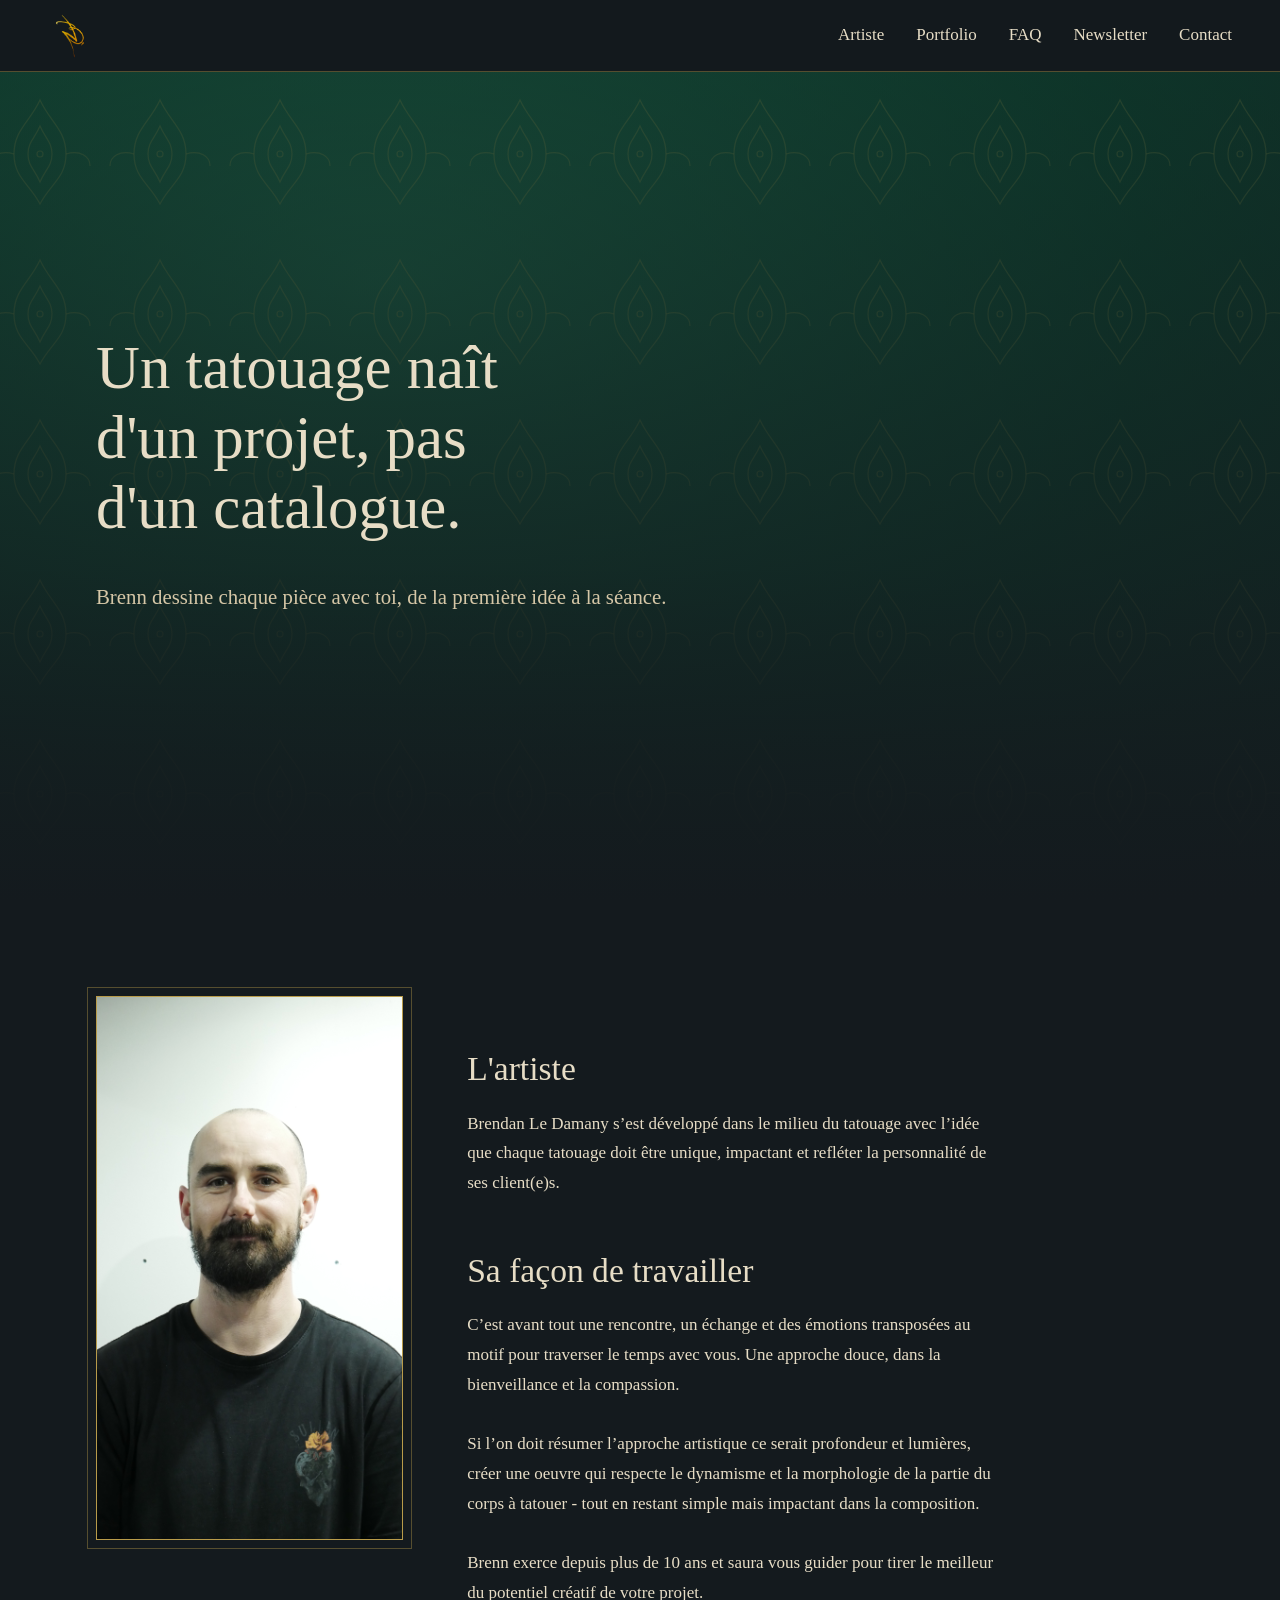
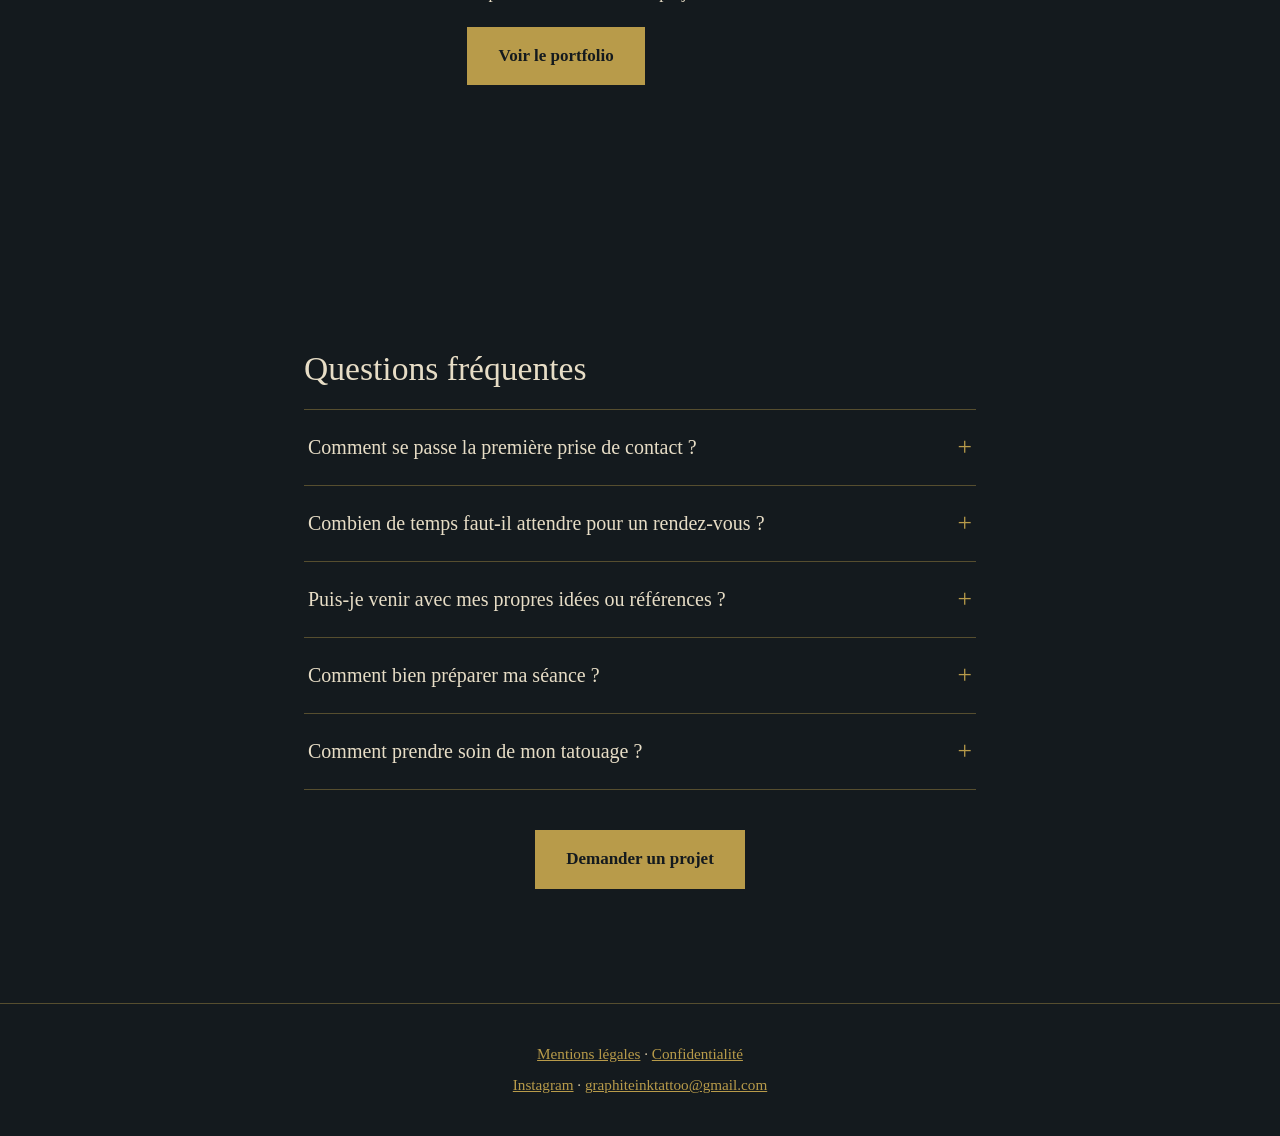
<file: index.html>
<!doctype html>
<html lang="fr">
  <head>
    <link rel="icon" type="image/png" href="media/logo.png" />
    <link rel="apple-touch-icon" href="media/logo.png" />
    <meta charset="UTF-8" />
    <meta name="viewport" content="width=device-width, initial-scale=1" />
    <title>GraphiteInk</title>
    <meta
      name="description"
      content="Brenn, tatoueur à Quimper : un univers Realiste et des pièces uniques. Découvre son portfolio et parle-lui de ton projet."
    />
    <link rel="stylesheet" href="css/global.css" />
    <link rel="stylesheet" href="css/artiste.css" />
    <link rel="stylesheet" href="css/faq.css" />
    <link rel="stylesheet" href="css/index.css" />
  </head>
  <body class="page-index">
    <header class="site-header">
      <a class="logo" href="index.html">
        <img src="media/logo.png" alt="Brenn, retour à l'accueil" />
      </a>
      <input
        type="checkbox"
        id="menu-toggle"
        class="menu-toggle"
        aria-label="Ouvrir le menu"
      />
      <label for="menu-toggle" class="burger"
        ><span></span><span></span><span></span
      ></label>
      <nav class="site-nav" aria-label="Navigation principale">
        <a href="artiste.html">Artiste</a>
        <a href="portfolio.html">Portfolio</a>

        <a href="faq.html">FAQ</a>
        <a href="newsletter.html">Newsletter</a>
        <a href="contact.html">Contact</a>
      </nav>
    </header>
    <main>
      <section class="hero">
        <video
          class="hero-video"
          autoplay
          muted
          loop
          playsinline
          preload="metadata"
          aria-hidden="true"
        >
          <source src="media/pres1.mp4" type="video/mp4" />
        </video>
        <div class="conteneur">
          <h1>Un tatouage naît d'un projet, pas d'un catalogue.</h1>
          <p class="hero-texte">
            Brenn dessine chaque pièce avec toi, de la première idée à la
            séance.
          </p>
        </div>
      </section>
      <section class="section" id="bio">
        <div class="conteneur artiste">
          <div class="portrait">
            <img
              src="media/pp_artiste.jpeg"
              alt="Portrait de Brenn, tatoueur"
            />
          </div>
          <div>
            <h2>L'artiste</h2>
            <p>
              Brendan Le Damany s’est développé dans le milieu du tatouage avec
              l’idée que chaque tatouage doit être unique, impactant et refléter
              la personnalité de ses client(e)s.
            </p>
            <h2>Sa façon de travailler</h2>
            <p>
              C’est avant tout une rencontre, un échange et des émotions
              transposées au motif pour traverser le temps avec vous. Une
              approche douce, dans la bienveillance et la compassion.<br /><br />
              Si l’on doit résumer l’approche artistique ce serait profondeur et
              lumières, créer une oeuvre qui respecte le dynamisme et la
              morphologie de la partie du corps à tatouer - tout en restant
              simple mais impactant dans la composition.<br /><br />
              Brenn exerce depuis plus de 10 ans et saura vous guider pour tirer
              le meilleur du potentiel créatif de votre projet.
            </p>
            <p><a class="bouton" href="portfolio.html">Voir le portfolio</a></p>
          </div>
        </div>
      </section>

      <section class="section faq-accueil">
        <div class="conteneur conteneur-etroit">
          <h2>Questions fréquentes</h2>
          <details>
            <summary>Comment se passe la première prise de contact ?</summary>
            <p>
              Le premier contact se fait généralement par mail via l’adresse
              graphiteinktattoo@gmail.com ou via instagram @brennledamany<br /><br />
              Nous discutons ensemble des détails du projet, des contraintes
              liées à l’emplacement et de la taille que devra prendre le projet
              pour respecter au mieux l’ensemble des critères que vous
              souhaitez.<br /><br />
              Ce qui nous permet ensuite de dresser un budget ensemble sur la
              faisabilité de votre projet. Une fois que nous sommes en accord
              sur tous ces points, une avance financière sur projet (arrhes)
              vous sera demandée pour valider la date de rendez-vous.<br /><br />
              Le visuel vous sera envoyé quelques jours avant la séance, ce qui
              permettra d’apporter des modifications si besoin.<br /><br />
              Si on résume :<br /><br />
              Nous nous mettons d’accord sur la direction que doit prendre votre
              projet <br /><br />On précise le budget<br /><br />
              Nous nous accordons sur une date de réalisation<br /><br />
              Les arrhes sont versés pour bloquer le RDV <br /><br />Le visuel
              est envoyé quelques jours avant le rendez-vous pour les
              éventuelles modifications.
            </p>
          </details>
          <details>
            <summary>
              Combien de temps faut-il attendre pour un rendez-vous ?
            </summary>
            <p>
              Je ne tatoue en général que du jeudi au samedi, des exceptions
              peuvent être faites en fonction du planning de chacun.<br /><br />
              Sur ces critères, le temps d’attente minimum est de deux semaines
              pour une séance de tatouage, ce temps peut varier en fonction de
              la période de l’année.<br /><br />
              Concernant les rendez-vous « discussion physique » à la boutique,
              ils peuvent se faire la semaine même de la demande ou la suivante.
            </p>
          </details>
          <details>
            <summary>
              Puis-je venir avec mes propres idées ou références ?
            </summary>
            <p>
              Bien sûr ! Si le global de l’idée est là et qu’on peut s’en
              inspirer pour créer un motif unique et sur mesure pour vous.<br /><br />
              La copie d’oeuvre originale sans autorisation ou celle d’un
              tatouage réalisé sur une autre personne ne se fera pas au sein de
              notre atelier.<br /><br />
              Attendez vous à quelque chose de recherché, qui respecte vos
              attentes, unique en son genre dans un univers graphique qui m’est
              propre.
            </p>
          </details>
          <details>
            <summary>Comment bien préparer ma séance ?</summary>
            <p>
              Soyez à l’heure au rendez-vous, l’adresse vous sera communiquée
              lors de la planification. <br /><br /><strong
                >Venez non accompagné(e)</strong
              >
              pour la séance <br /><br />Prévoyez la journée entière dédiée au
              tatouage, sans contrainte horaire avant ou après
              <br /><br />Prenez une douche avant la séance pour faciliter
              l’asepsie de la peau <br /><br /><strong>NE PAS</strong> raser la
              zone à tatouer avant la séance <br /><br />Apportez de quoi
              grignoter ou manger pendant les pauses, ainsi qu’une bouteille
              d’eau <br /><br />Prenez un bon petit-déjeuner le jour de la
              séance et reposez-vous bien la veille <br /><br />Portez des
              vêtements qui permettent un accès facile à la zone à tatouer (par
              exemple : débardeur pour le haut du bras, short ample pour les
              jambes)<br /><br />
              Ne buvez pas d’alcool la veille, et prévenez-nous si vous prenez
              des anticoagulants ou de l’aspirine<br /><br />
              Les modes de règlement acceptés vous seront communiqués à la fin
              de discussion de projet
            </p>
          </details>
          <details>
            <summary>Comment prendre soin de mon tatouage ?</summary>
            <p>
              La méthode de soin vous sera transmise à la fin de votre séance de
              tatouage, une fiche de soin qu’il faudra respecter vous sera
              envoyée par mail pour garder une trame a la maison.
            </p>
          </details>
          <p class="faq-action">
            <a class="bouton" href="contact.html">Demander un projet</a>
          </p>
        </div>
      </section>
    </main>
    <footer class="site-footer">
      <p>
        <a href="mentions-legales.html">Mentions légales</a> ·
        <a href="confidentialite.html">Confidentialité</a>
      </p>
      <p>
        <a href="https://www.instagram.com/brennledamany/">Instagram</a> ·
        <a href="mailto:graphiteinktattoo@gmail.com"
          >graphiteinktattoo@gmail.com</a
        >
      </p>
    </footer>
  </body>
</html>
</file>
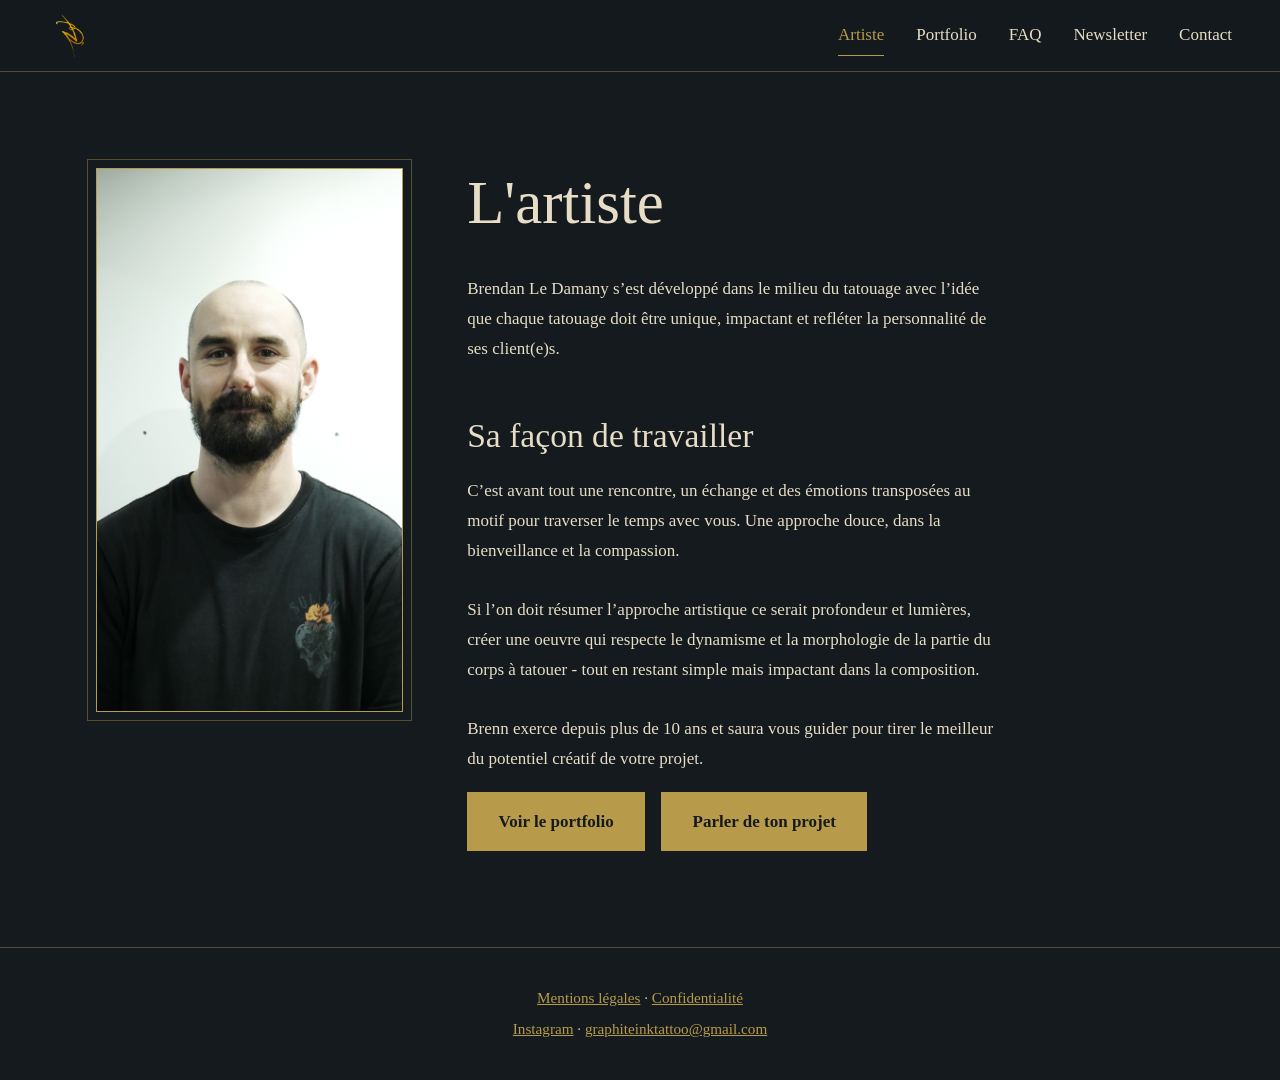
<file: artiste.html>
<!doctype html>
<html lang="fr">
  <head>
    <link rel="icon" type="image/png" href="media/logo.png" />
    <link rel="apple-touch-icon" href="media/logo.png" />
    <meta charset="UTF-8" />
    <meta name="viewport" content="width=device-width, initial-scale=1" />
    <title>L'artiste | GraphiteInk</title>
    <meta
      name="description"
      content="À compléter : métier + ville + une phrase sur le style de Brenn."
    />
    <link rel="stylesheet" href="css/global.css" />
    <link rel="stylesheet" href="css/artiste.css" />
  </head>
  <body class="page-artiste">
    <header class="site-header">
      <a class="logo" href="index.html">
        <img src="media/logo.png" alt="Brenn, retour à l'accueil" />
      </a>
      <input
        type="checkbox"
        id="menu-toggle"
        class="menu-toggle"
        aria-label="Ouvrir le menu"
      />
      <label for="menu-toggle" class="burger"
        ><span></span><span></span><span></span
      ></label>
      <nav class="site-nav" aria-label="Navigation principale">
        <a href="artiste.html" aria-current="page">Artiste</a>
        <a href="portfolio.html">Portfolio</a>

        <a href="faq.html">FAQ</a>
        <a href="newsletter.html">Newsletter</a>
        <a href="contact.html">Contact</a>
      </nav>
    </header>
    <main>
      <section class="section">
        <div class="conteneur artiste">
          <div class="portrait">
            <img
              src="media/pp_artiste.jpeg"
              alt="Portrait de Brenn, tatoueur"
            />
          </div>
          <div>
            <h1>L'artiste</h1>
            <p>
              Brendan Le Damany s’est développé dans le milieu du tatouage avec
              l’idée que chaque tatouage doit être unique, impactant et refléter
              la personnalité de ses client(e)s.
            </p>
            <h2>Sa façon de travailler</h2>
            <p>
              C’est avant tout une rencontre, un échange et des émotions
              transposées au motif pour traverser le temps avec vous. Une
              approche douce, dans la bienveillance et la compassion.<br /><br />
              Si l’on doit résumer l’approche artistique ce serait profondeur et
              lumières, créer une oeuvre qui respecte le dynamisme et la
              morphologie de la partie du corps à tatouer - tout en restant
              simple mais impactant dans la composition.<br /><br />
              Brenn exerce depuis plus de 10 ans et saura vous guider pour tirer
              le meilleur du potentiel créatif de votre projet.
            </p>

            <div class="actions">
              <a class="bouton" href="portfolio.html">Voir le portfolio</a>
              <a class="bouton bouton-contour" href="contact.html"
                >Parler de ton projet</a
              >
            </div>
          </div>
        </div>
      </section>
    </main>
    <footer class="site-footer">
      <p>
        <a href="mentions-legales.html">Mentions légales</a> ·
        <a href="confidentialite.html">Confidentialité</a>
      </p>
      <p>
        <a href="https://www.instagram.com/brennledamany/">Instagram</a> ·
        <a href="mailto:graphiteinktattoo@gmail.com"
          >graphiteinktattoo@gmail.com</a
        >
      </p>
    </footer>
  </body>
</html>
</file>
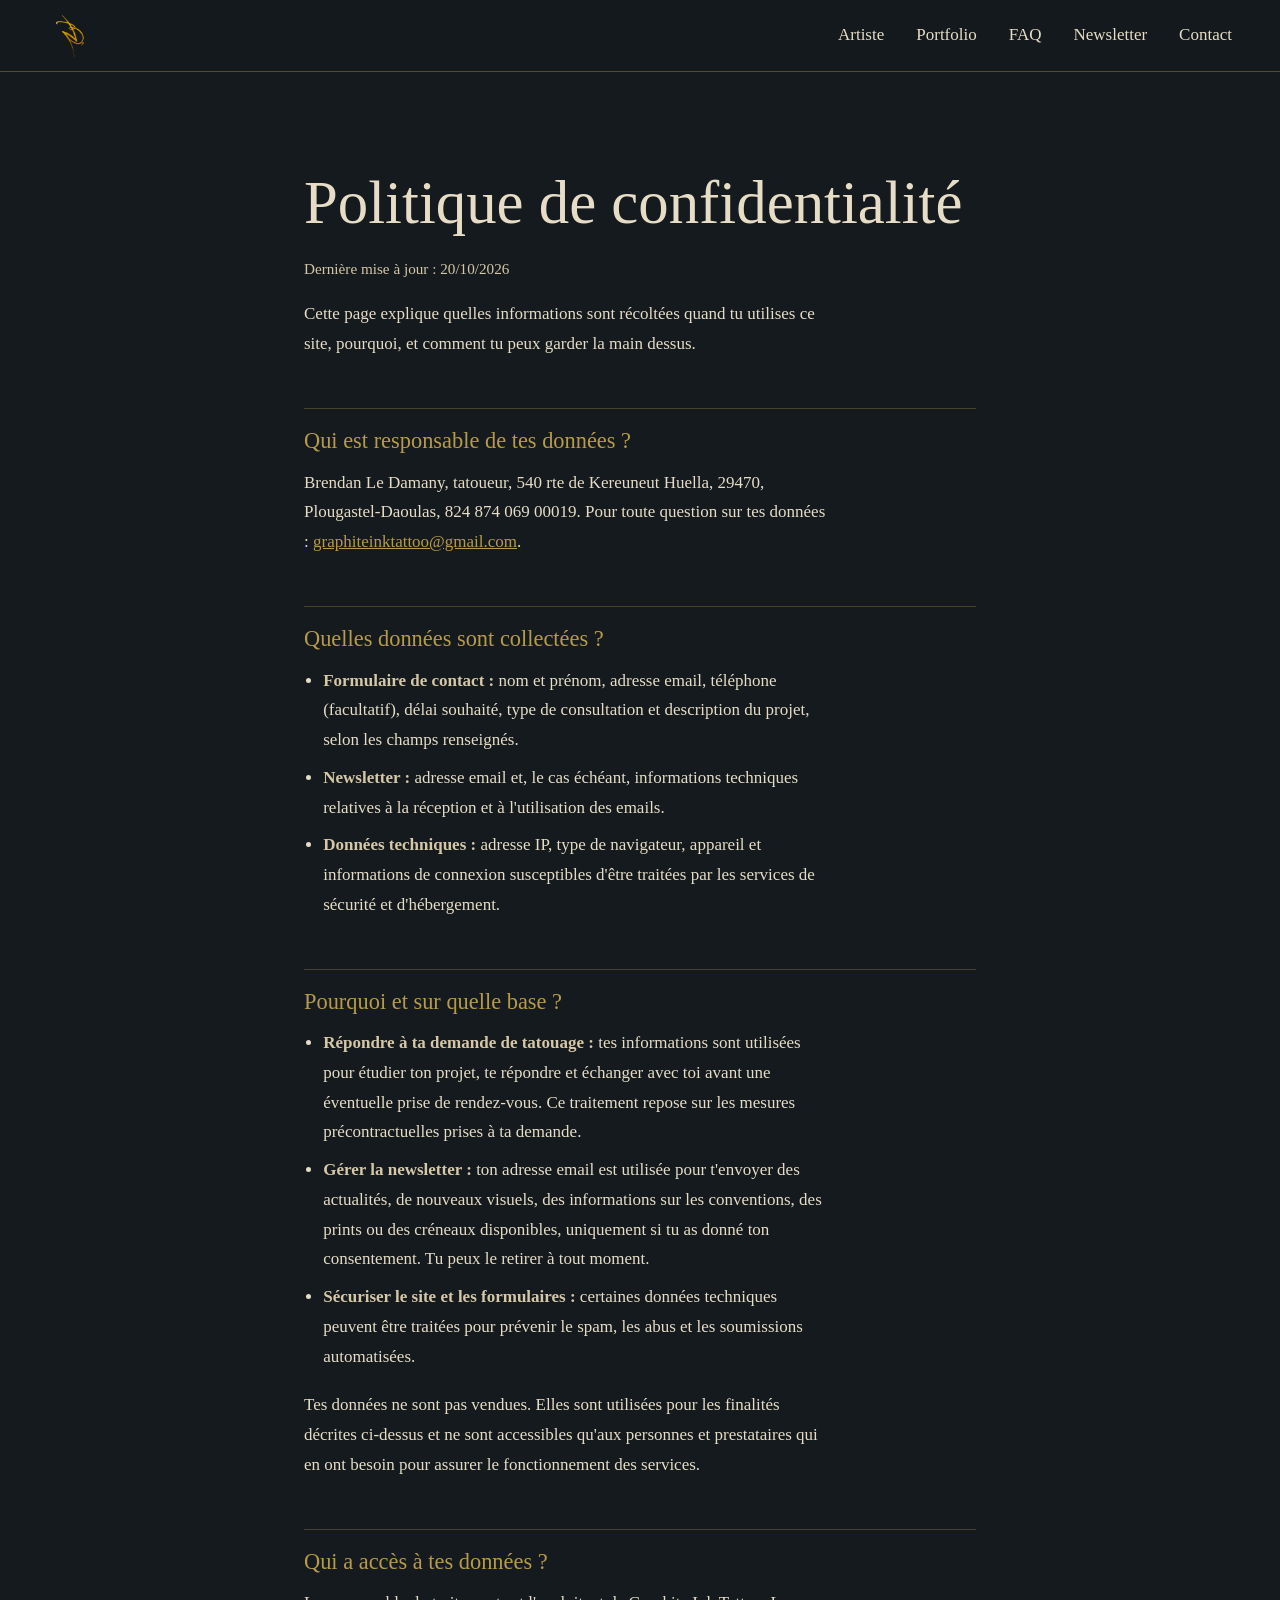
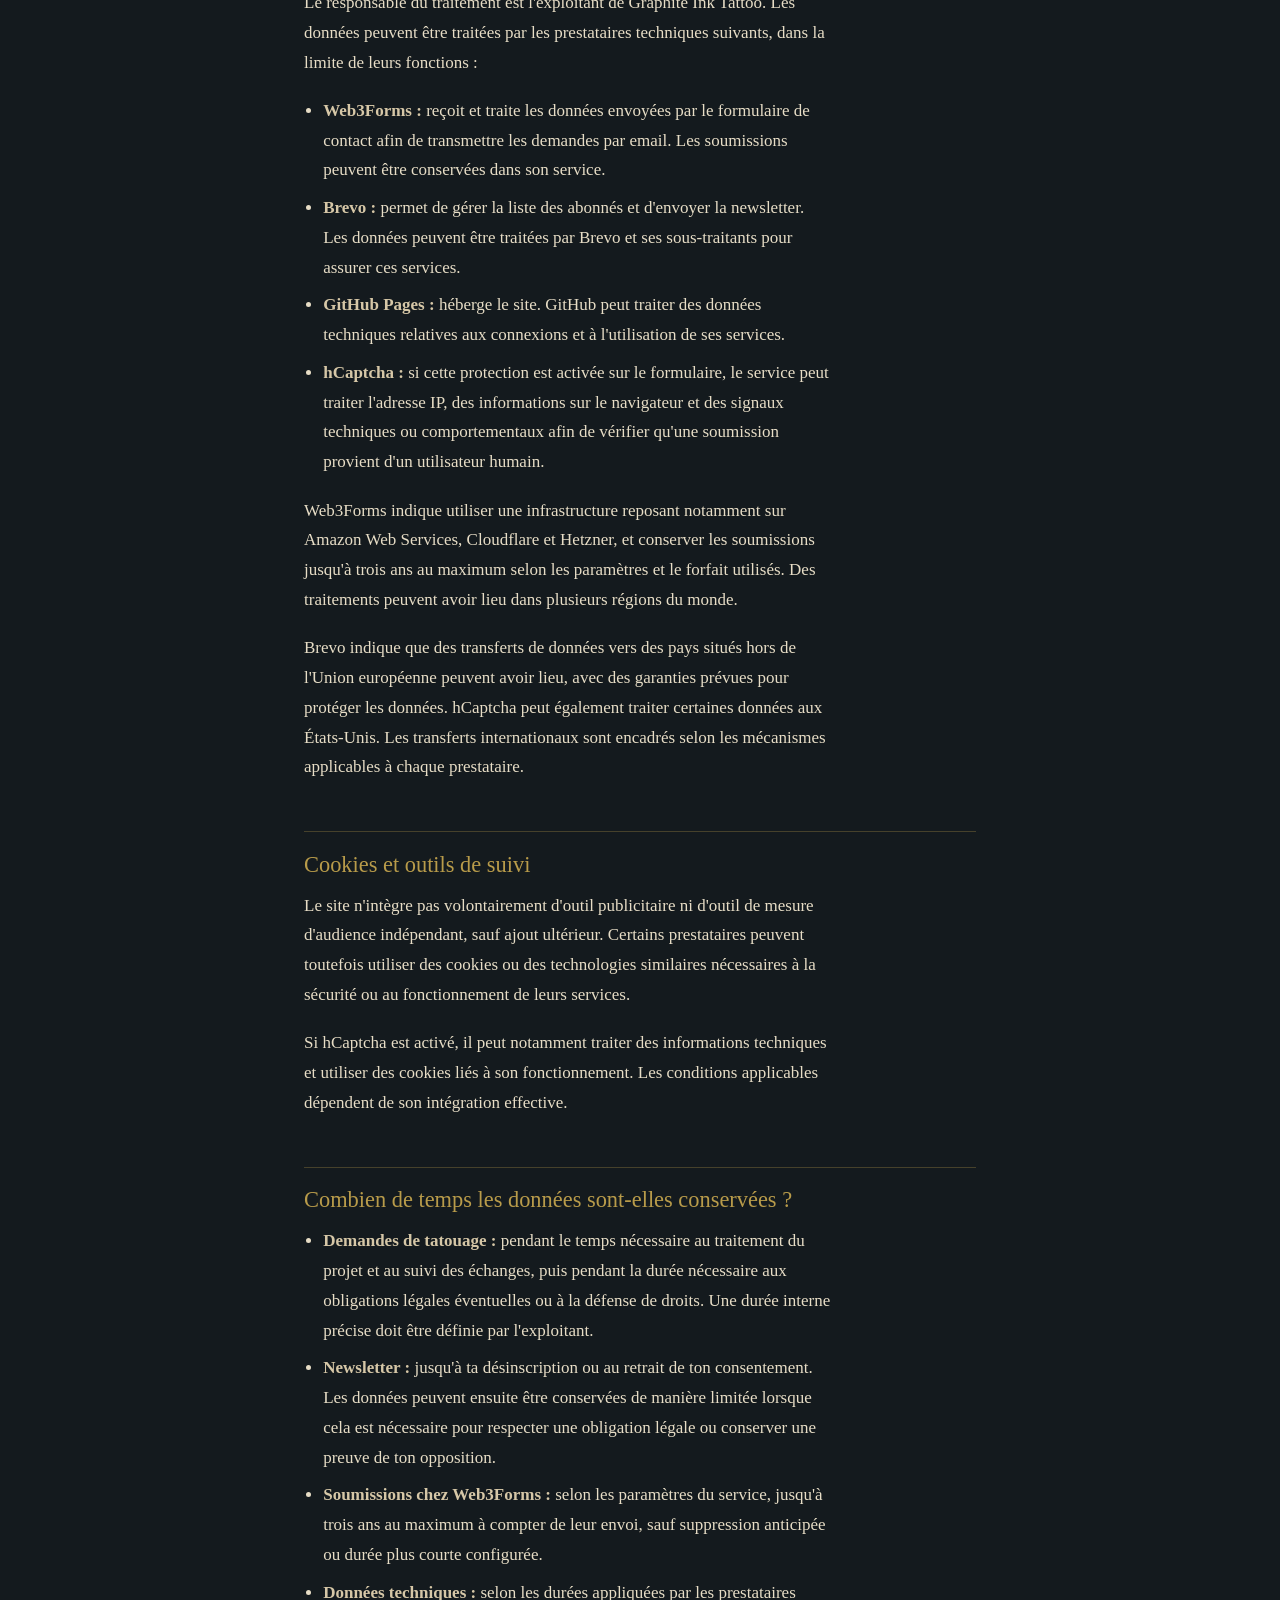
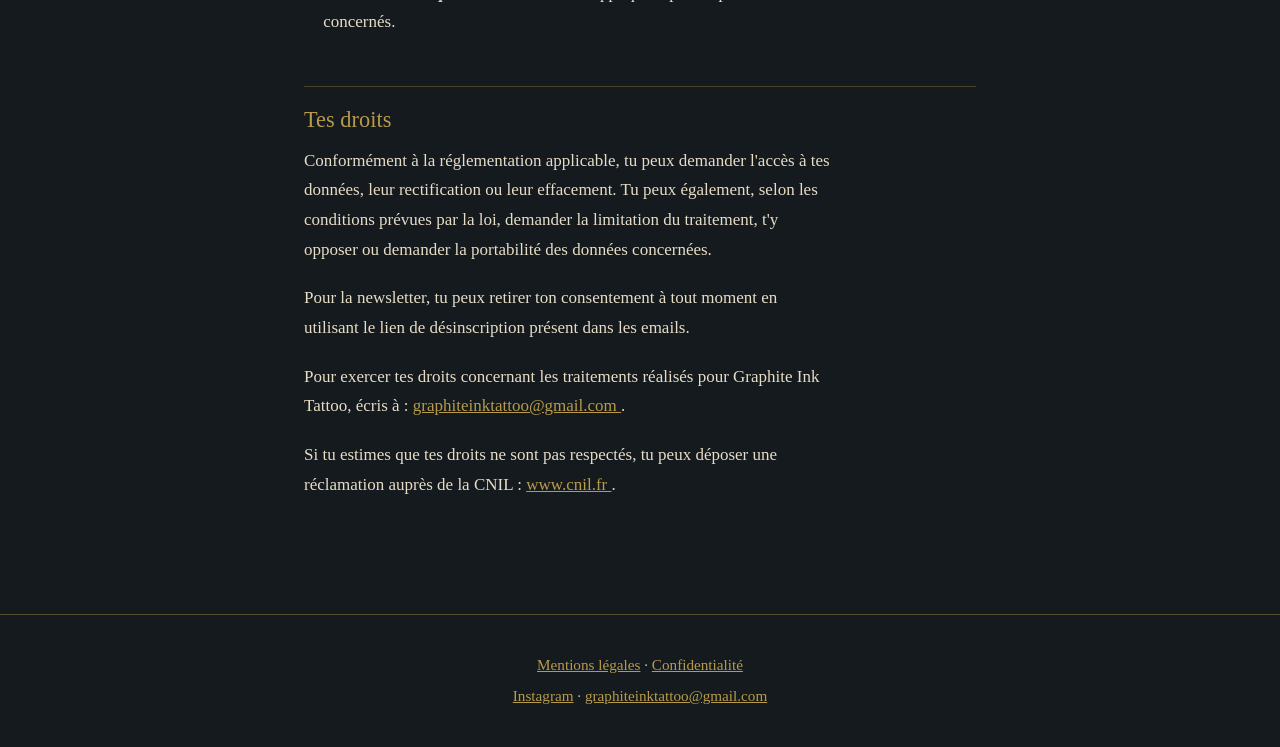
<file: confidentialite.html>
<!doctype html>
<html lang="fr">
  <head>
    <link rel="icon" type="image/png" href="media/logo.png" />
    <link rel="apple-touch-icon" href="media/logo.png" />
    <meta charset="UTF-8" />
    <meta name="viewport" content="width=device-width, initial-scale=1" />
    <title>Politique de confidentialité | GraphiteInk</title>
    <meta
      name="description"
      content="Comment les données saisies dans le formulaire de contact et la newsletter sont utilisées et protégées."
    />
    <link rel="stylesheet" href="css/global.css" />
    <link rel="stylesheet" href="css/confidentialite.css" />
  </head>
  <body class="page-confidentialite">
    <header class="site-header">
      <a class="logo" href="index.html">
        <img src="media/logo.png" alt="Brenn, retour à l'accueil" />
      </a>
      <input
        type="checkbox"
        id="menu-toggle"
        class="menu-toggle"
        aria-label="Ouvrir le menu"
      />
      <label for="menu-toggle" class="burger"
        ><span></span><span></span><span></span
      ></label>
      <nav class="site-nav" aria-label="Navigation principale">
        <a href="artiste.html">Artiste</a>
        <a href="portfolio.html">Portfolio</a>

        <a href="faq.html">FAQ</a>
        <a href="newsletter.html">Newsletter</a>
        <a href="contact.html">Contact</a>
      </nav>
    </header>
    <main>
      <section class="section">
        <div class="conteneur conteneur-etroit legal">
          <h1>Politique de confidentialité</h1>
          <p class="maj">Dernière mise à jour : 20/10/2026</p>
          <p>
            Cette page explique quelles informations sont récoltées quand tu
            utilises ce site, pourquoi, et comment tu peux garder la main
            dessus.
          </p>

          <h2>Qui est responsable de tes données ?</h2>
          <p>
            Brendan Le Damany, tatoueur, 540 rte de Kereuneut Huella, 29470,
            Plougastel-Daoulas, 824 874 069 00019. Pour toute question sur tes
            données :
            <a href="mailto:graphiteinktattoo@gmail.com"
              >graphiteinktattoo@gmail.com</a
            >.
          </p>

          <h2>Quelles données sont collectées ?</h2>
          <ul>
            <li>
              <strong>Formulaire de contact :</strong>
              nom et prénom, adresse email, téléphone (facultatif), délai
              souhaité, type de consultation et description du projet, selon les
              champs renseignés.
            </li>
            <li>
              <strong>Newsletter :</strong>
              adresse email et, le cas échéant, informations techniques
              relatives à la réception et à l'utilisation des emails.
            </li>
            <li>
              <strong>Données techniques :</strong>
              adresse IP, type de navigateur, appareil et informations de
              connexion susceptibles d'être traitées par les services de
              sécurité et d'hébergement.
            </li>
          </ul>

          <h2>Pourquoi et sur quelle base ?</h2>
          <ul>
            <li>
              <strong>Répondre à ta demande de tatouage :</strong>
              tes informations sont utilisées pour étudier ton projet, te
              répondre et échanger avec toi avant une éventuelle prise de
              rendez-vous. Ce traitement repose sur les mesures
              précontractuelles prises à ta demande.
            </li>
            <li>
              <strong>Gérer la newsletter :</strong>
              ton adresse email est utilisée pour t'envoyer des actualités, de
              nouveaux visuels, des informations sur les conventions, des prints
              ou des créneaux disponibles, uniquement si tu as donné ton
              consentement. Tu peux le retirer à tout moment.
            </li>
            <li>
              <strong>Sécuriser le site et les formulaires :</strong>
              certaines données techniques peuvent être traitées pour prévenir
              le spam, les abus et les soumissions automatisées.
            </li>
          </ul>

          <p>
            Tes données ne sont pas vendues. Elles sont utilisées pour les
            finalités décrites ci-dessus et ne sont accessibles qu'aux personnes
            et prestataires qui en ont besoin pour assurer le fonctionnement des
            services.
          </p>

          <h2>Qui a accès à tes données ?</h2>
          <p>
            Le responsable du traitement est l'exploitant de Graphite Ink
            Tattoo. Les données peuvent être traitées par les prestataires
            techniques suivants, dans la limite de leurs fonctions :
          </p>
          <ul>
            <li>
              <strong>Web3Forms :</strong>
              reçoit et traite les données envoyées par le formulaire de contact
              afin de transmettre les demandes par email. Les soumissions
              peuvent être conservées dans son service.
            </li>
            <li>
              <strong>Brevo :</strong>
              permet de gérer la liste des abonnés et d'envoyer la newsletter.
              Les données peuvent être traitées par Brevo et ses sous-traitants
              pour assurer ces services.
            </li>
            <li>
              <strong>GitHub Pages :</strong>
              héberge le site. GitHub peut traiter des données techniques
              relatives aux connexions et à l'utilisation de ses services.
            </li>
            <li>
              <strong>hCaptcha :</strong>
              si cette protection est activée sur le formulaire, le service peut
              traiter l'adresse IP, des informations sur le navigateur et des
              signaux techniques ou comportementaux afin de vérifier qu'une
              soumission provient d'un utilisateur humain.
            </li>
          </ul>

          <p>
            Web3Forms indique utiliser une infrastructure reposant notamment sur
            Amazon Web Services, Cloudflare et Hetzner, et conserver les
            soumissions jusqu'à trois ans au maximum selon les paramètres et le
            forfait utilisés. Des traitements peuvent avoir lieu dans plusieurs
            régions du monde.
          </p>

          <p>
            Brevo indique que des transferts de données vers des pays situés
            hors de l'Union européenne peuvent avoir lieu, avec des garanties
            prévues pour protéger les données. hCaptcha peut également traiter
            certaines données aux États-Unis. Les transferts internationaux sont
            encadrés selon les mécanismes applicables à chaque prestataire.
          </p>

          <h2>Cookies et outils de suivi</h2>
          <p>
            Le site n'intègre pas volontairement d'outil publicitaire ni d'outil
            de mesure d'audience indépendant, sauf ajout ultérieur. Certains
            prestataires peuvent toutefois utiliser des cookies ou des
            technologies similaires nécessaires à la sécurité ou au
            fonctionnement de leurs services.
          </p>
          <p>
            Si hCaptcha est activé, il peut notamment traiter des informations
            techniques et utiliser des cookies liés à son fonctionnement. Les
            conditions applicables dépendent de son intégration effective.
          </p>

          <h2>Combien de temps les données sont-elles conservées ?</h2>
          <ul>
            <li>
              <strong>Demandes de tatouage :</strong>
              pendant le temps nécessaire au traitement du projet et au suivi
              des échanges, puis pendant la durée nécessaire aux obligations
              légales éventuelles ou à la défense de droits. Une durée interne
              précise doit être définie par l'exploitant.
            </li>
            <li>
              <strong>Newsletter :</strong>
              jusqu'à ta désinscription ou au retrait de ton consentement. Les
              données peuvent ensuite être conservées de manière limitée lorsque
              cela est nécessaire pour respecter une obligation légale ou
              conserver une preuve de ton opposition.
            </li>
            <li>
              <strong>Soumissions chez Web3Forms :</strong>
              selon les paramètres du service, jusqu'à trois ans au maximum à
              compter de leur envoi, sauf suppression anticipée ou durée plus
              courte configurée.
            </li>
            <li>
              <strong>Données techniques :</strong>
              selon les durées appliquées par les prestataires concernés.
            </li>
          </ul>

          <h2>Tes droits</h2>
          <p>
            Conformément à la réglementation applicable, tu peux demander
            l'accès à tes données, leur rectification ou leur effacement. Tu
            peux également, selon les conditions prévues par la loi, demander la
            limitation du traitement, t'y opposer ou demander la portabilité des
            données concernées.
          </p>
          <p>
            Pour la newsletter, tu peux retirer ton consentement à tout moment
            en utilisant le lien de désinscription présent dans les emails.
          </p>
          <p>
            Pour exercer tes droits concernant les traitements réalisés pour
            Graphite Ink Tattoo, écris à :
            <a href="mailto:graphiteinktattoo@gmail.com">
              graphiteinktattoo@gmail.com </a
            >.
          </p>
          <p>
            Si tu estimes que tes droits ne sont pas respectés, tu peux déposer
            une réclamation auprès de la CNIL :
            <a
              href="https://www.cnil.fr"
              target="_blank"
              rel="noopener noreferrer"
            >
              www.cnil.fr </a
            >.
          </p>
        </div>
      </section>
    </main>
    <footer class="site-footer">
      <p>
        <a href="mentions-legales.html">Mentions légales</a> ·
        <a href="confidentialite.html">Confidentialité</a>
      </p>
      <p>
        <a href="https://www.instagram.com/brennledamany/">Instagram</a> ·
        <a href="mailto:graphiteinktattoo@gmail.com"
          >graphiteinktattoo@gmail.com</a
        >
      </p>
    </footer>
  </body>
</html>
</file>
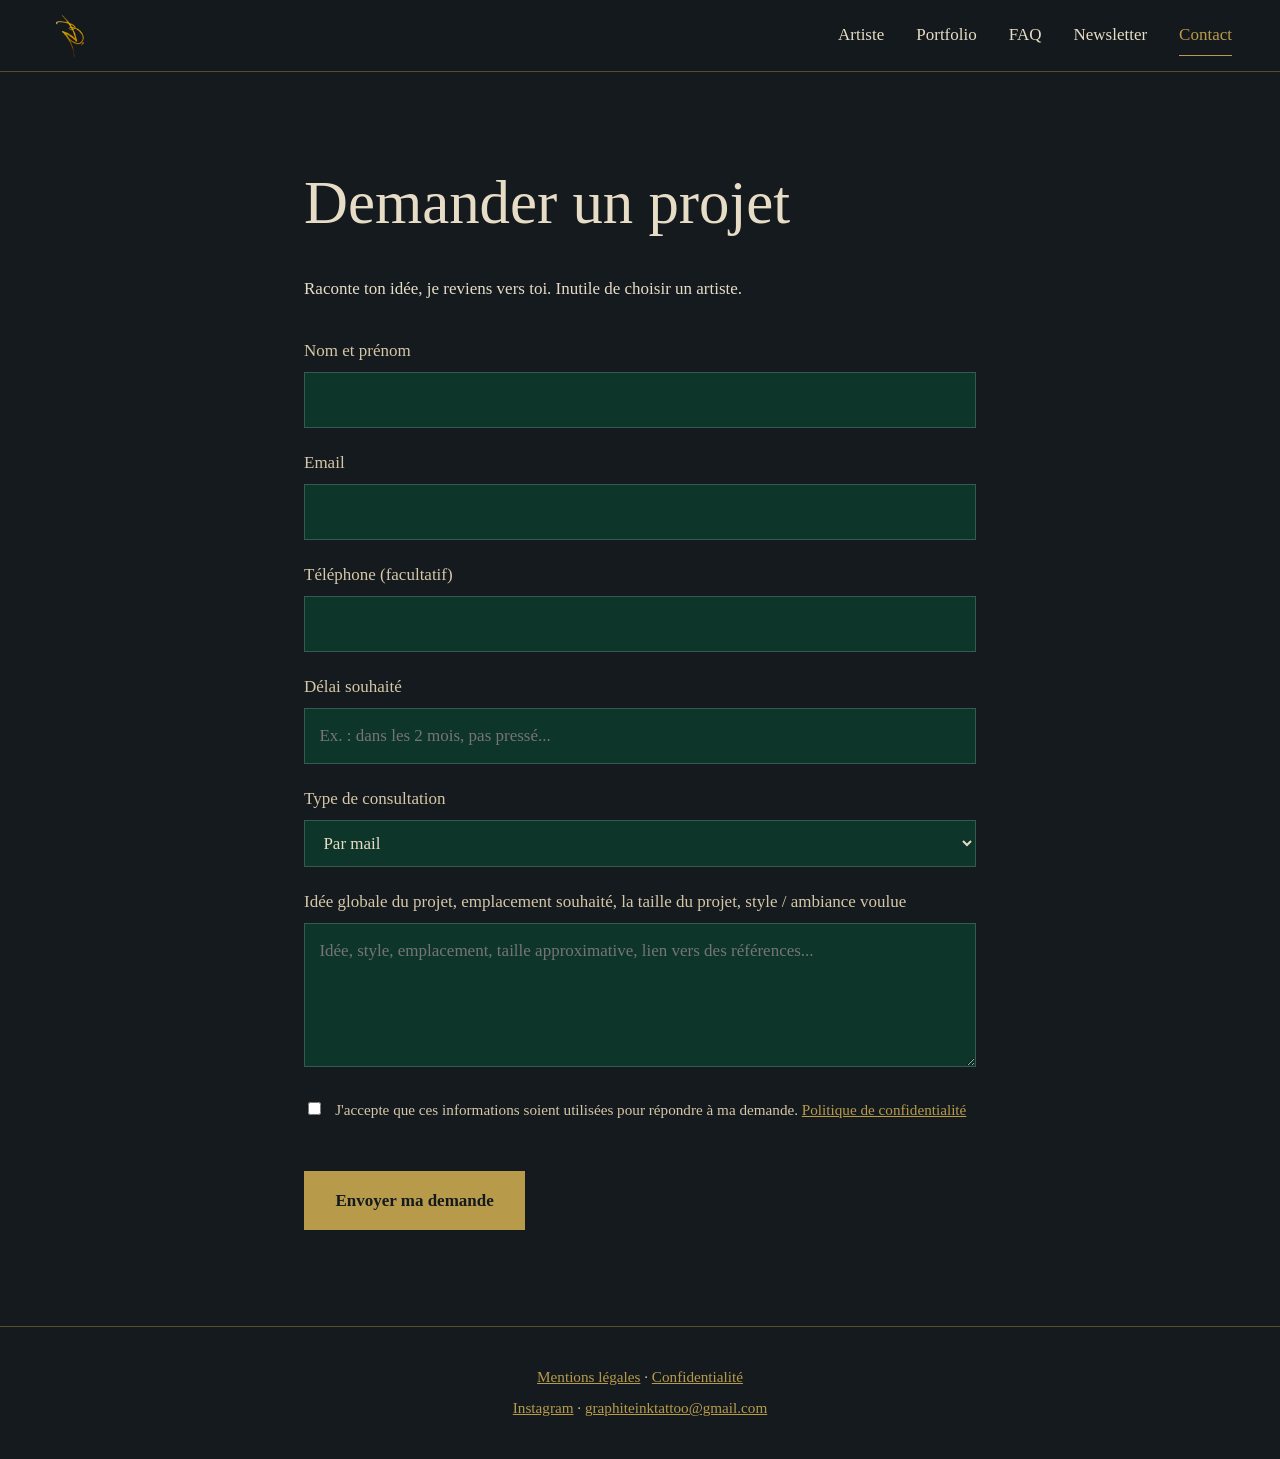
<file: contact.html>
<!doctype html>
<html lang="fr">
  <head>
    <link rel="icon" type="image/png" href="media/logo.png" />
    <link rel="apple-touch-icon" href="media/logo.png" />
    <meta charset="UTF-8" />
    <meta name="viewport" content="width=device-width, initial-scale=1" />
    <title>Contact | GraphiteInk</title>
    <meta
      name="description"
      content="À compléter : métier + ville + une phrase sur le style de Brenn."
    />
    <link rel="stylesheet" href="css/global.css" />
    <link rel="stylesheet" href="css/contact.css" />
  </head>
  <body class="page-contact">
    <header class="site-header">
      <a class="logo" href="index.html">
        <img src="media/logo.png" alt="Brenn, retour à l'accueil" />
      </a>
      <input
        type="checkbox"
        id="menu-toggle"
        class="menu-toggle"
        aria-label="Ouvrir le menu"
      />
      <label for="menu-toggle" class="burger"
        ><span></span><span></span><span></span
      ></label>
      <nav class="site-nav" aria-label="Navigation principale">
        <a href="artiste.html">Artiste</a>
        <a href="portfolio.html">Portfolio</a>

        <a href="faq.html">FAQ</a>
        <a href="newsletter.html">Newsletter</a>
        <a href="contact.html" aria-current="page">Contact</a>
      </nav>
    </header>
    <main>
      <section class="section">
        <div class="conteneur conteneur-etroit">
          <h1>Demander un projet</h1>
          <p>
            Raconte ton idée, je reviens vers toi. Inutile de choisir un
            artiste.
          </p>
          <div class="zone-formulaire">
            <p
              id="resultat"
              class="resultat"
              role="status"
              aria-live="polite"
            ></p>
            <form action="https://api.web3forms.com/submit" method="POST">
              <!-- 7800d1cc-f1a2-48f7-beed-295db19ad70e  key breen-->

              <input
                type="hidden"
                name="access_key"
                value="7800d1cc-f1a2-48f7-beed-295db19ad70e"
              />
              <input
                type="hidden"
                name="subject"
                value="Nouvelle demande de projet (site)"
              />
              <input type="hidden" name="from_name" value="Site Brenn" />
              <input
                type="checkbox"
                name="botcheck"
                style="display: none"
                tabindex="-1"
                autocomplete="off"
              />

              <label for="nom">Nom et prénom</label>
              <input type="text" id="nom" name="name" required />

              <label for="email">Email</label>
              <input type="email" id="email" name="email" required />

              <label for="tel">Téléphone (facultatif)</label>
              <input type="tel" id="tel" name="telephone" />

              <label for="delai">Délai souhaité</label>
              <input
                type="text"
                id="delai"
                name="delai"
                placeholder="Ex. : dans les 2 mois, pas pressé..."
              />

              <label for="consultation">Type de consultation</label>
              <select id="consultation" name="consultation">
                <option>Par mail</option>
                <option>Rendez-vous physique</option>
              </select>

              <label for="projet">
                Idée globale du projet, emplacement souhaité, la taille du
                projet, style / ambiance voulue</label
              >
              <textarea
                id="projet"
                name="message"
                required
                placeholder="Idée, style, emplacement, taille approximative, lien vers des références..."
              ></textarea>

              <label class="consentement">
                <input type="checkbox" name="consentement" required />
                <span
                  >J'accepte que ces informations soient utilisées pour répondre
                  à ma demande.
                  <a href="confidentialite.html"
                    >Politique de confidentialité</a
                  ></span
                >
              </label>
              <div
                class="h-captcha"
                data-captcha="true"
                data-theme="dark"
              ></div>
              <button type="submit">Envoyer ma demande</button>
            </form>
          </div>
        </div>
      </section>
    </main>
    <footer class="site-footer">
      <p>
        <a href="mentions-legales.html">Mentions légales</a> ·
        <a href="confidentialite.html">Confidentialité</a>
      </p>
      <p>
        <a href="https://www.instagram.com/brennledamany/">Instagram</a> ·
        <a href="mailto:graphiteinktattoo@gmail.com"
          >graphiteinktattoo@gmail.com</a
        >
      </p>
    </footer>
    <script src="https://web3forms.com/client/script.js" async defer></script>
    <script src="js/contact.js"></script>
  </body>
</html>
</file>
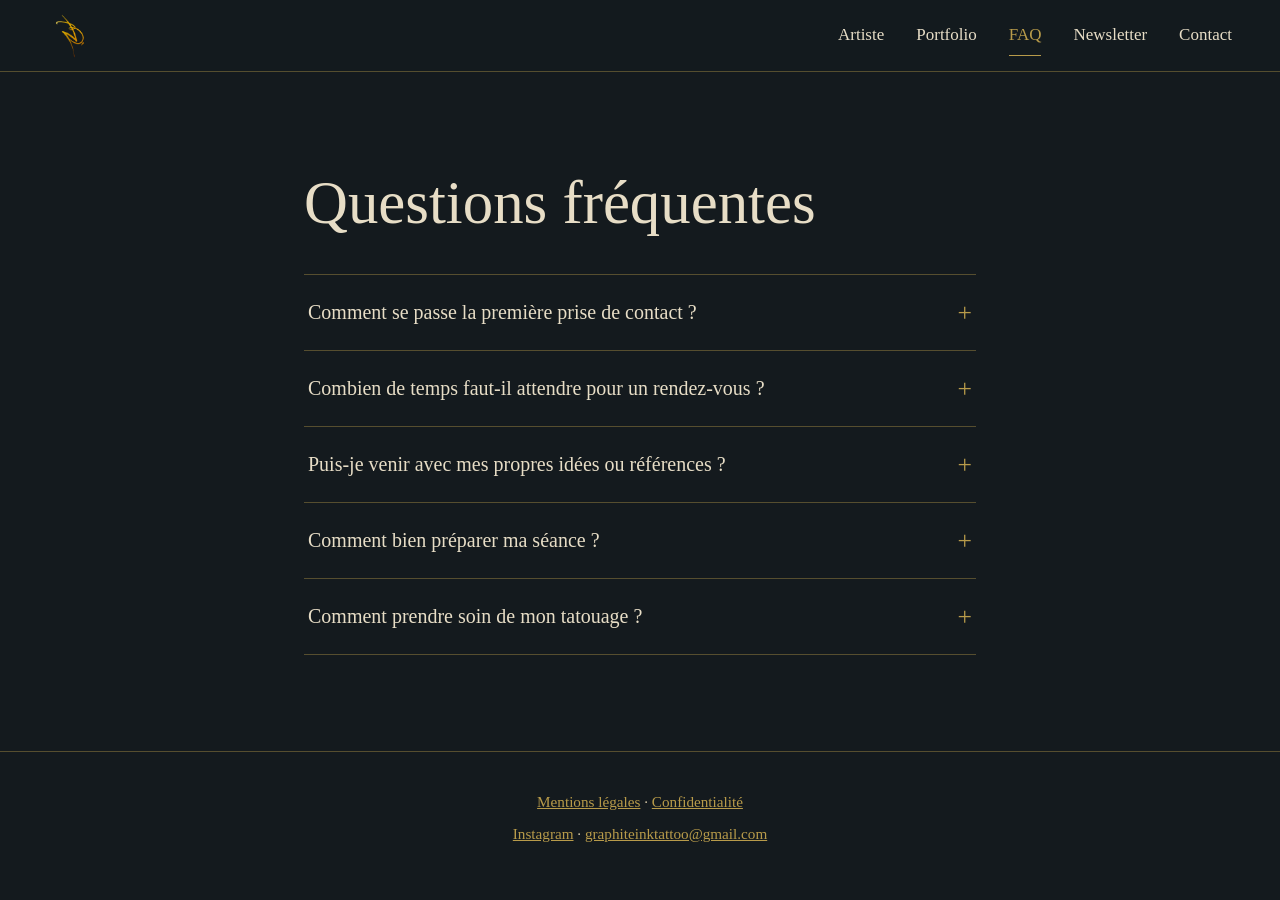
<file: faq.html>
<!doctype html>
<html lang="fr">
  <head>
    <link rel="icon" type="image/png" href="media/logo.png" />
    <link rel="apple-touch-icon" href="media/logo.png" />
    <meta charset="UTF-8" />
    <meta name="viewport" content="width=device-width, initial-scale=1" />
    <title>FAQ | GraphiteInk</title>
    <meta
      name="description"
      content="À compléter : métier + ville + une phrase sur le style de Brenn."
    />
    <link rel="stylesheet" href="css/global.css" />
    <link rel="stylesheet" href="css/faq.css" />
  </head>
  <body class="page-faq">
    <header class="site-header">
      <a class="logo" href="index.html">
        <img src="media/logo.png" alt="Brenn, retour à l'accueil" />
      </a>
      <input
        type="checkbox"
        id="menu-toggle"
        class="menu-toggle"
        aria-label="Ouvrir le menu"
      />
      <label for="menu-toggle" class="burger"
        ><span></span><span></span><span></span
      ></label>
      <nav class="site-nav" aria-label="Navigation principale">
        <a href="artiste.html">Artiste</a>
        <a href="portfolio.html">Portfolio</a>

        <a href="faq.html" aria-current="page">FAQ</a>
        <a href="newsletter.html">Newsletter</a>
        <a href="contact.html">Contact</a>
      </nav>
    </header>
    <main>
      <section class="section">
        <div class="conteneur conteneur-etroit">
          <h1>Questions fréquentes</h1>
          <details>
            <summary>Comment se passe la première prise de contact ?</summary>
            <p>
              Le premier contact se fait généralement par mail via l’adresse
              graphiteinktattoo@gmail.com ou via instagram @brennledamany<br /><br />
              Nous discutons ensemble des détails du projet, des contraintes
              liées à l’emplacement et de la taille que devra prendre le projet
              pour respecter au mieux l’ensemble des critères que vous
              souhaitez.<br /><br />
              Ce qui nous permet ensuite de dresser un budget ensemble sur la
              faisabilité de votre projet. Une fois que nous sommes en accord
              sur tous ces points, une avance financière sur projet (arrhes)
              vous sera demandée pour valider la date de rendez-vous.<br /><br />
              Le visuel vous sera envoyé quelques jours avant la séance, ce qui
              permettra d’apporter des modifications si besoin.<br /><br />
              Si on résume :<br /><br />
              Nous nous mettons d’accord sur la direction que doit prendre votre
              projet <br /><br />On précise le budget<br /><br />
              Nous nous accordons sur une date de réalisation<br /><br />
              Les arrhes sont versés pour bloquer le RDV <br /><br />Le visuel
              est envoyé quelques jours avant le rendez-vous pour les
              éventuelles modifications.
            </p>
          </details>
          <details>
            <summary>
              Combien de temps faut-il attendre pour un rendez-vous ?
            </summary>
            <p>
              Je ne tatoue en général que du jeudi au samedi, des exceptions
              peuvent être faites en fonction du planning de chacun.<br /><br />
              Sur ces critères, le temps d’attente minimum est de deux semaines
              pour une séance de tatouage, ce temps peut varier en fonction de
              la période de l’année.<br /><br />
              Concernant les rendez-vous « discussion physique » à la boutique,
              ils peuvent se faire la semaine même de la demande ou la suivante.
            </p>
          </details>
          <details>
            <summary>
              Puis-je venir avec mes propres idées ou références ?
            </summary>
            <p>
              Bien sûr ! Si le global de l’idée est là et qu’on peut s’en
              inspirer pour créer un motif unique et sur mesure pour vous.<br /><br />
              La copie d’oeuvre originale sans autorisation ou celle d’un
              tatouage réalisé sur une autre personne ne se fera pas au sein de
              notre atelier.<br /><br />
              Attendez vous à quelque chose de recherché, qui respecte vos
              attentes, unique en son genre dans un univers graphique qui m’est
              propre.
            </p>
          </details>
          <details>
            <summary>Comment bien préparer ma séance ?</summary>
            <p>
              Soyez à l’heure au rendez-vous, l’adresse vous sera communiquée
              lors de la planification. <br /><br /><strong
                >Venez non accompagné(e)</strong
              >
              pour la séance <br /><br />Prévoyez la journée entière dédiée au
              tatouage, sans contrainte horaire avant ou après
              <br /><br />Prenez une douche avant la séance pour faciliter
              l’asepsie de la peau <br /><br /><strong>NE PAS</strong> raser la
              zone à tatouer avant la séance <br /><br />Apportez de quoi
              grignoter ou manger pendant les pauses, ainsi qu’une bouteille
              d’eau <br /><br />Prenez un bon petit-déjeuner le jour de la
              séance et reposez-vous bien la veille <br /><br />Portez des
              vêtements qui permettent un accès facile à la zone à tatouer (par
              exemple : débardeur pour le haut du bras, short ample pour les
              jambes)<br /><br />
              Ne buvez pas d’alcool la veille, et prévenez-nous si vous prenez
              des anticoagulants ou de l’aspirine<br /><br />
              Les modes de règlement acceptés vous seront communiqués à la fin
              de discussion de projet
            </p>
          </details>
          <details>
            <summary>Comment prendre soin de mon tatouage ?</summary>
            <p>
              La méthode de soin vous sera transmise à la fin de votre séance de
              tatouage, une fiche de soin qu’il faudra respecter vous sera
              envoyée par mail pour garder une trame a la maison.
            </p>
          </details>
        </div>
      </section>
    </main>
    <footer class="site-footer">
      <p>
        <a href="mentions-legales.html">Mentions légales</a> ·
        <a href="confidentialite.html">Confidentialité</a>
      </p>
      <p>
        <a href="https://www.instagram.com/brennledamany/">Instagram</a> ·
        <a href="mailto:graphiteinktattoo@gmail.com"
          >graphiteinktattoo@gmail.com</a
        >
      </p>
    </footer>
  </body>
</html>
</file>
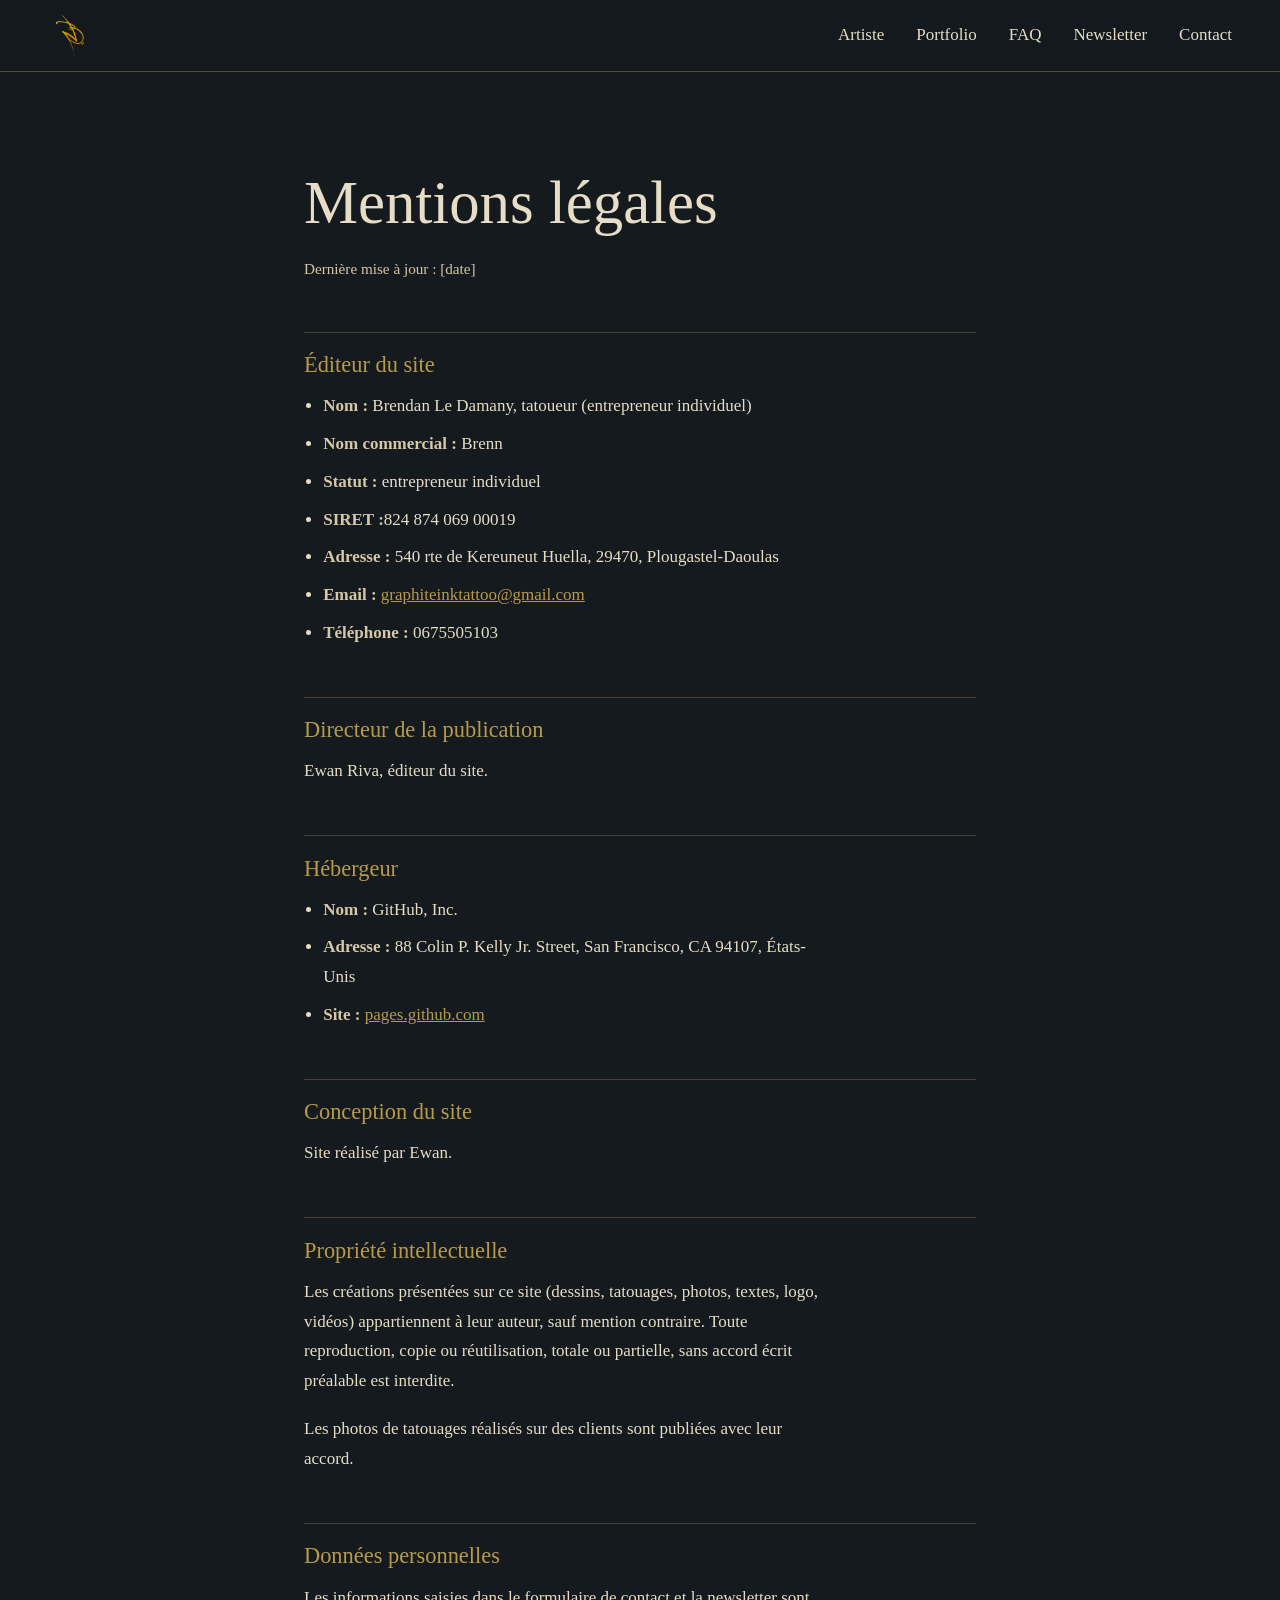
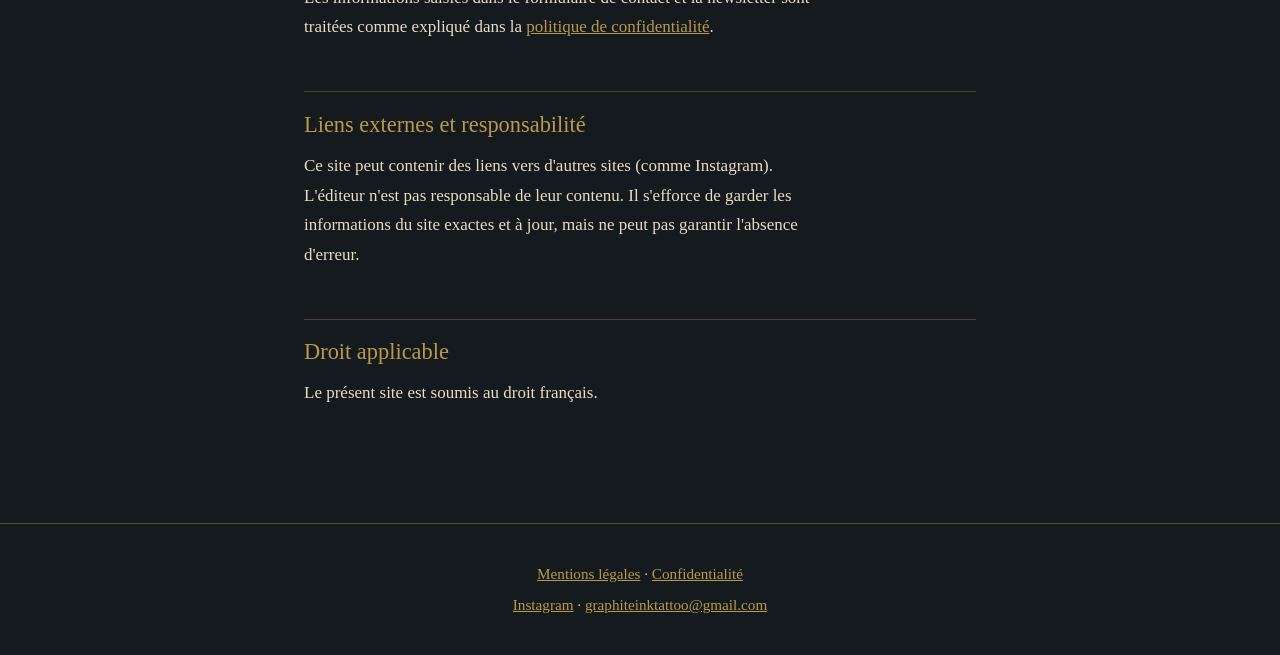
<file: mentions-legales.html>
<!doctype html>
<html lang="fr">
  <head>
    <link rel="icon" type="image/png" href="media/logo.png" />
    <link rel="apple-touch-icon" href="media/logo.png" />
    <meta charset="UTF-8" />
    <meta name="viewport" content="width=device-width, initial-scale=1" />
    <title>Mentions légales | GraphiteInk</title>
    <meta
      name="description"
      content="Mentions légales du site de Brenn, tatoueur : éditeur, hébergeur, propriété intellectuelle."
    />
    <link rel="stylesheet" href="css/global.css" />
    <link rel="stylesheet" href="css/mentions-legales.css" />
  </head>
  <body class="page-mentions-legales">
    <header class="site-header">
      <a class="logo" href="index.html">
        <img src="media/logo.png" alt="Brenn, retour à l'accueil" />
      </a>
      <input
        type="checkbox"
        id="menu-toggle"
        class="menu-toggle"
        aria-label="Ouvrir le menu"
      />
      <label for="menu-toggle" class="burger"
        ><span></span><span></span><span></span
      ></label>
      <nav class="site-nav" aria-label="Navigation principale">
        <a href="artiste.html">Artiste</a>
        <a href="portfolio.html">Portfolio</a>

        <a href="faq.html">FAQ</a>
        <a href="newsletter.html">Newsletter</a>
        <a href="contact.html">Contact</a>
      </nav>
    </header>
    <main>
      <section class="section">
        <div class="conteneur conteneur-etroit legal">
          <h1>Mentions légales</h1>
          <p class="maj">Dernière mise à jour : [date]</p>

          <h2>Éditeur du site</h2>
          <ul>
            <li>
              <strong>Nom :</strong> Brendan Le Damany, tatoueur (entrepreneur
              individuel)
            </li>
            <li><strong>Nom commercial :</strong> Brenn</li>
            <li><strong>Statut :</strong> entrepreneur individuel</li>
            <li><strong>SIRET :</strong>824 874 069 00019</li>
            <li>
              <strong>Adresse :</strong> 540 rte de Kereuneut Huella, 29470,
              Plougastel-Daoulas
            </li>
            <li>
              <strong>Email :</strong>
              <a href="mailto:graphiteinktattoo@gmail.com"
                >graphiteinktattoo@gmail.com</a
              >
            </li>
            <li><strong>Téléphone :</strong> 0675505103</li>
          </ul>

          <h2>Directeur de la publication</h2>
          <p>Ewan Riva, éditeur du site.</p>

          <h2>Hébergeur</h2>
          <ul>
            <li><strong>Nom :</strong> GitHub, Inc.</li>
            <li>
              <strong>Adresse :</strong> 88 Colin P. Kelly Jr. Street, San
              Francisco, CA 94107, États-Unis
            </li>
            <li>
              <strong>Site :</strong>
              <a href="https://pages.github.com">pages.github.com</a>
            </li>
          </ul>

          <h2>Conception du site</h2>
          <p>Site réalisé par Ewan.</p>

          <h2>Propriété intellectuelle</h2>
          <p>
            Les créations présentées sur ce site (dessins, tatouages, photos,
            textes, logo, vidéos) appartiennent à leur auteur, sauf mention
            contraire. Toute reproduction, copie ou réutilisation, totale ou
            partielle, sans accord écrit préalable est interdite.
          </p>
          <p>
            Les photos de tatouages réalisés sur des clients sont publiées avec
            leur accord.
          </p>

          <h2>Données personnelles</h2>
          <p>
            Les informations saisies dans le formulaire de contact et la
            newsletter sont traitées comme expliqué dans la
            <a href="confidentialite.html">politique de confidentialité</a>.
          </p>

          <h2>Liens externes et responsabilité</h2>
          <p>
            Ce site peut contenir des liens vers d'autres sites (comme
            Instagram). L'éditeur n'est pas responsable de leur contenu. Il
            s'efforce de garder les informations du site exactes et à jour, mais
            ne peut pas garantir l'absence d'erreur.
          </p>

          <h2>Droit applicable</h2>
          <p>Le présent site est soumis au droit français.</p>
        </div>
      </section>
    </main>
    <footer class="site-footer">
      <p>
        <a href="mentions-legales.html">Mentions légales</a> ·
        <a href="confidentialite.html">Confidentialité</a>
      </p>
      <p>
        <a href="https://www.instagram.com/brennledamany/">Instagram</a> ·
        <a href="mailto:graphiteinktattoo@gmail.com"
          >graphiteinktattoo@gmail.com</a
        >
      </p>
    </footer>
  </body>
</html>
</file>
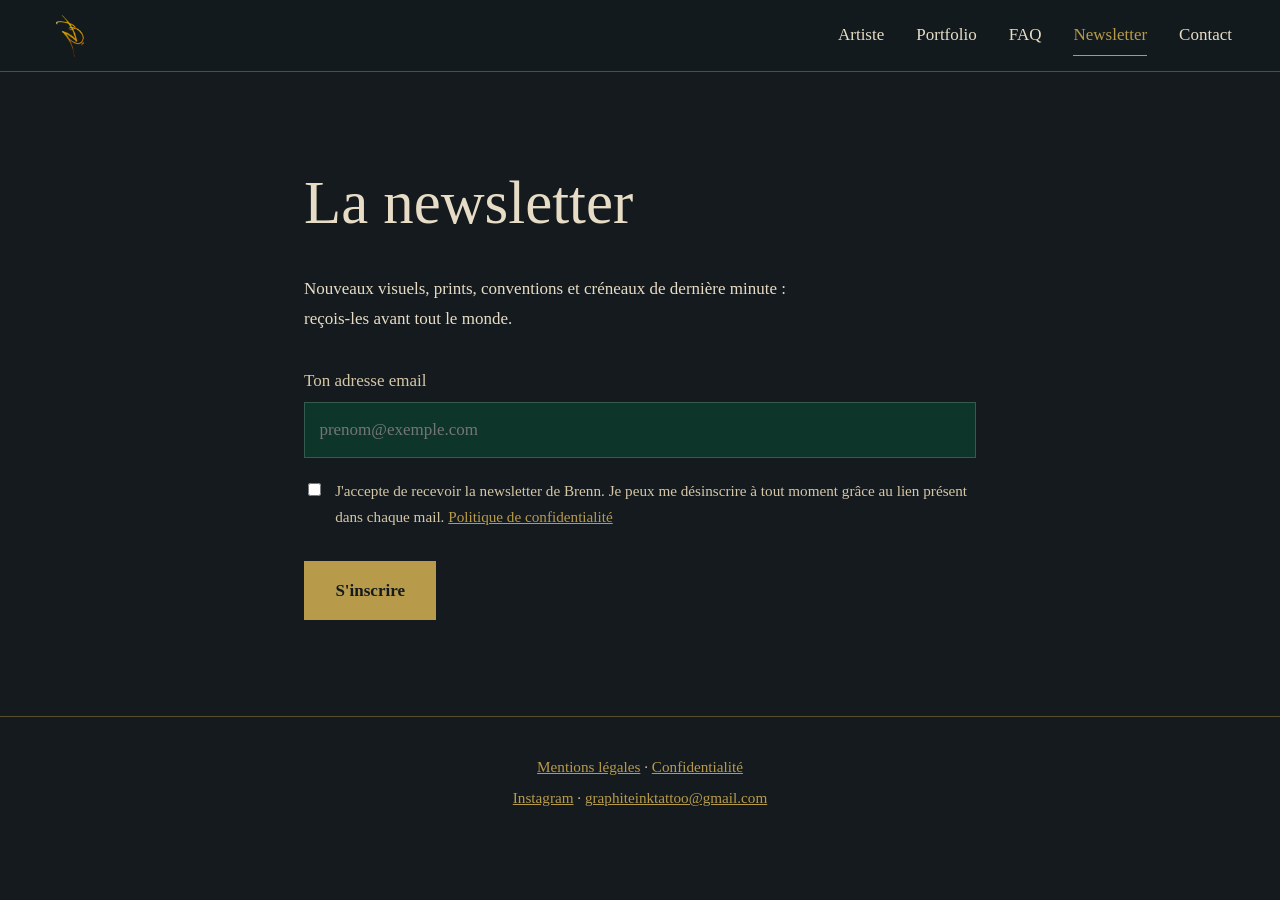
<file: newsletter.html>
<!doctype html>
<html lang="fr">
  <head>
    <link rel="icon" type="image/png" href="media/logo.png" />
    <link rel="apple-touch-icon" href="media/logo.png" />
    <meta charset="UTF-8" />
    <meta name="viewport" content="width=device-width, initial-scale=1" />
    <title>Newsletter | GraphiteInk</title>
    <meta
      property="og:image"
      content="https://graphiteink.fr/favicon.png"
      name="description"
      content="Inscris-toi à la newsletter de Brenn : nouveaux visuels, prints, conventions et créneaux de dernière minute."
    />
    <link rel="stylesheet" href="css/global.css" />
    <link rel="stylesheet" href="css/newsletter.css" />
  </head>
  <body class="page-newsletter">
    <header class="site-header">
      <a class="logo" href="index.html">
        <img src="media/logo.png" alt="Brenn, retour à l'accueil" />
      </a>
      <input
        type="checkbox"
        id="menu-toggle"
        class="menu-toggle"
        aria-label="Ouvrir le menu"
      />
      <label for="menu-toggle" class="burger"
        ><span></span><span></span><span></span
      ></label>
      <nav class="site-nav" aria-label="Navigation principale">
        <a href="artiste.html">Artiste</a>
        <a href="portfolio.html">Portfolio</a>

        <a href="faq.html">FAQ</a>
        <a href="newsletter.html" aria-current="page">Newsletter</a>
        <a href="contact.html">Contact</a>
      </nav>
    </header>
    <main>
      <section class="section">
        <div class="conteneur conteneur-etroit">
          <h1>La newsletter</h1>
          <p>
            Nouveaux visuels, prints, conventions et créneaux de dernière minute
            : reçois-les avant tout le monde.
          </p>

          <div class="zone-formulaire sib-form">
            <div id="sib-form-container" class="sib-form-container">
              <div id="error-message" class="sib-form-message-panel">
                <span class="sib-form-message-panel__inner-text"
                  >Nous n'avons pas pu confirmer ton inscription. Réessaie ou
                  écris-nous directement.</span
                >
              </div>
              <div id="success-message" class="sib-form-message-panel">
                <span class="sib-form-message-panel__inner-text"
                  >Ton inscription est confirmée. À bientôt dans ta boîte mail
                  !</span
                >
              </div>

              <div
                id="sib-container"
                class="sib-container--large sib-container--vertical"
              >
                <form
                  id="sib-form"
                  method="POST"
                  action="https://229cb585.sibforms.com/serve/[base64]"
                  data-type="subscription"
                >
                  <div class="sib-input sib-form-block">
                    <div class="form__entry entry_block">
                      <label class="entry__label" for="EMAIL" data-required="*"
                        >Ton adresse email</label
                      >
                      <div class="entry__field">
                        <input
                          class="input"
                          type="text"
                          inputmode="email"
                          id="EMAIL"
                          name="EMAIL"
                          autocomplete="email"
                          value=""
                          placeholder="prenom@exemple.com"
                          data-required="true"
                          required
                        />
                      </div>
                      <label class="entry__error entry__error--primary"></label>
                    </div>
                  </div>

                  <label class="consentement">
                    <input
                      type="checkbox"
                      id="consentement"
                      aria-describedby="erreur-consentement"
                    />
                    <span
                      >J'accepte de recevoir la newsletter de Brenn. Je peux me
                      désinscrire à tout moment grâce au lien présent dans
                      chaque mail.
                      <a href="confidentialite.html"
                        >Politique de confidentialité</a
                      ></span
                    >
                  </label>
                  <p
                    id="erreur-consentement"
                    class="erreur-consentement"
                    role="alert"
                    hidden
                  >
                    Coche la case pour t'inscrire à la newsletter.
                  </p>

                  <div class="sib-form-block">
                    <button
                      class="sib-form-block__button sib-form-block__button-with-loader"
                      form="sib-form"
                      type="submit"
                    >
                      <svg
                        class="icon clickable__icon progress-indicator__icon sib-hide-loader-icon"
                        viewBox="0 0 512 512"
                        aria-hidden="true"
                      >
                        <path
                          d="M460.116 373.846l-20.823-12.022c-5.541-3.199-7.54-10.159-4.663-15.874 30.137-59.886 28.343-131.652-5.386-189.946-33.641-58.394-94.896-95.833-161.827-99.676C261.028 55.961 256 50.751 256 44.352V20.309c0-6.904 5.808-12.337 12.703-11.982 83.556 4.306 160.163 50.864 202.11 123.677 42.063 72.696 44.079 162.316 6.031 236.832-3.14 6.148-10.75 8.461-16.728 5.01z"
                        />
                      </svg>
                      S'inscrire
                    </button>
                  </div>

                  <input
                    type="text"
                    name="email_address_check"
                    value=""
                    class="input--hidden"
                    tabindex="-1"
                    autocomplete="off"
                    aria-hidden="true"
                  />
                  <input type="hidden" name="locale" value="fr" />
                </form>
              </div>
            </div>
          </div>
        </div>
      </section>
    </main>
    <footer class="site-footer">
      <p>
        <a href="mentions-legales.html">Mentions légales</a> ·
        <a href="confidentialite.html">Confidentialité</a>
      </p>
      <p>
        <a href="https://www.instagram.com/brennledamany/">Instagram</a> ·
        <a href="mailto:graphiteinktattoo@gmail.com"
          >graphiteinktattoo@gmail.com</a
        >
      </p>
    </footer>

    <script>
      window.REQUIRED_CODE_ERROR_MESSAGE = "Veuillez choisir un code pays";
      window.LOCALE = "fr";
      window.EMAIL_INVALID_MESSAGE = window.SMS_INVALID_MESSAGE =
        "Les informations que vous avez fournies ne sont pas valides. Veuillez vérifier le format du champ et réessayer.";
      window.REQUIRED_ERROR_MESSAGE = "Vous devez renseigner ce champ. ";
      window.GENERIC_INVALID_MESSAGE =
        "Les informations que vous avez fournies ne sont pas valides. Veuillez vérifier le format du champ et réessayer.";
      window.INVALID_NUMBER =
        "Les informations que vous avez fournies ne sont pas valides. Veuillez vérifier le format du champ et réessayer.";
      window.INVALID_DATE = "Veuillez saisir une date valide";
      window.REQUIRED_MULTISELECT_MESSAGE =
        "Veuillez choisir au moins une option";
      window.translation = {
        common: {
          selectedList: "{quantity} liste sélectionnée",
          selectedLists: "{quantity} listes sélectionnées",
          selectedOption: "{quantity} sélectionné",
          selectedOptions: "{quantity} sélectionnés",
        },
      };
      var AUTOHIDE = Boolean(0);
    </script>
    <script src="js/newsletter.js"></script>
    <script
      defer
      src="https://sibforms.com/forms/end-form/build/main.js"
    ></script>
  </body>
</html>
</file>
<file: css/global.css>
/* Palette fournie par Brenn */
:root {
  --noir: #141a1e;
  --ardoise: #2b3a3a;
  --foret: #355b4e;
  --sauge: #7b9c76;
  --sable: #d6c7a7;
  --sapin: #0e3529;
  --vert: #215f47;
  --jade: #4b8a6c;
  --creme: #e7ddc6;
  --or: #b89b4a;
  --serif:
    "Iowan Old Style", "Palatino Linotype", Palatino, "Book Antiqua", Georgia,
    serif;
  --largeur: 68rem;
  --hauteur-entete: 4.5rem;
}

*,
*::before,
*::after {
  box-sizing: border-box;
}
html {
  scroll-behavior: smooth;
}
body {
  margin: 0;
  background: var(--noir);
  color: var(--creme);
  font: 1.0625rem/1.75 var(--serif);
}
img {
  max-width: 100%;
  display: block;
}
a {
  color: var(--or);
}
h1,
h2,
h3 {
  font-weight: 500;
  line-height: 1.15;
  margin: 0 0 0.6em;
}
h1 {
  font-size: clamp(2.2rem, 5.5vw, 3.8rem);
}
h2 {
  font-size: clamp(1.5rem, 3.2vw, 2.1rem);
  margin-top: 1.6em;
}
p {
  max-width: 62ch;
  margin: 0 0 1.1em;
}
:focus-visible {
  outline: 2px solid var(--or);
  outline-offset: 3px;
}

.conteneur {
  width: min(100% - 2.5rem, var(--largeur));
  margin-inline: auto;
}
.conteneur-etroit {
  width: min(100% - 2.5rem, 42rem);
}
.section {
  padding-block: clamp(3rem, 8vw, 6rem);
}

/* En-tête : signature à gauche, onglets à droite */
.site-header {
  position: sticky;
  top: 0;
  z-index: 10;
  min-height: var(--hauteur-entete);
  display: flex;
  align-items: center;
  justify-content: space-between;
  padding: 0.75rem clamp(1.25rem, 4vw, 3rem);
  background: rgba(20, 26, 30, 0.94);
  border-bottom: 1px solid rgba(184, 155, 74, 0.4);
}
.logo {
  display: flex;
  align-items: center;
}
.logo img {
  height: 2.75rem;
  width: auto;
}

.site-nav {
  display: flex;
  gap: 2rem;
}
.site-nav a {
  color: var(--creme);
  text-decoration: none;
  padding-block: 0.3rem;
  border-bottom: 1px solid transparent;
}
.site-nav a:hover,
.site-nav a[aria-current="page"] {
  border-bottom-color: var(--or);
  color: var(--or);
}

/* Menu mobile sans JavaScript */
.menu-toggle {
  position: absolute;
  opacity: 0;
  width: 1px;
  height: 1px;
}
.burger {
  display: none;
  cursor: pointer;
  gap: 5px;
  padding: 0.5rem;
}
.burger span {
  display: block;
  width: 26px;
  height: 2px;
  background: var(--or);
}
.menu-toggle:focus-visible + .burger {
  outline: 2px solid var(--or);
}

@media (max-width: 760px) {
  .burger {
    display: grid;
  }
  .site-nav {
    display: none;
    position: absolute;
    top: 100%;
    left: 0;
    right: 0;
    flex-direction: column;
    gap: 1rem;
    padding: 1.5rem clamp(1.25rem, 4vw, 3rem);
    background: var(--noir);
    border-bottom: 1px solid rgba(184, 155, 74, 0.4);
  }
  .menu-toggle:checked ~ .site-nav {
    display: flex;
  }
}

/* Boutons */
.bouton {
  display: inline-block;
  padding: 0.85rem 1.9rem;
  background: var(--or);
  color: var(--noir);
  border: 1px solid var(--or);
  text-decoration: none;
  font-weight: 600;
}
.bouton:hover {
  background: transparent;
  color: var(--or);
}
.lien-discret {
  color: var(--creme);
  margin-left: 1.5rem;
}

/* Formulaires (le style est prêt, le formulaire s'y glisse) */
.zone-formulaire {
  margin-top: 2rem;
}
.zone-formulaire label {
  display: block;
  margin: 1.25rem 0 0.4rem;
  color: var(--sable);
}
.zone-formulaire input[type="text"],
.zone-formulaire input[type="email"],
.zone-formulaire input[type="tel"],
.zone-formulaire select,
.zone-formulaire textarea {
  width: 100%;
  padding: 0.75rem 0.9rem;
  background: var(--sapin);
  color: var(--creme);
  border: 1px solid var(--foret);
  font: inherit;
}
.zone-formulaire textarea {
  min-height: 9rem;
  resize: vertical;
}
.zone-formulaire input:focus,
.zone-formulaire select:focus,
.zone-formulaire textarea:focus {
  border-color: var(--or);
}
.zone-formulaire button {
  margin-top: 1.5rem;
  cursor: pointer;
  font: inherit;
  padding: 0.85rem 1.9rem;
  background: var(--or);
  color: var(--noir);
  border: 1px solid var(--or);
  font-weight: 600;
}
.zone-formulaire button:hover {
  background: transparent;
  color: var(--or);
}

/* Pied de page */
.site-footer {
  padding: 2rem clamp(1.25rem, 4vw, 3rem);
  border-top: 1px solid rgba(184, 155, 74, 0.4);
  color: var(--sable);
  font-size: 0.95rem;
  text-align: center;
}
.site-footer p {
  margin: 0.3rem auto;
  max-width: none;
}
.zone-formulaire .consentement {
  display: flex;
  gap: 0.7rem;
  align-items: flex-start;
  font-size: 0.95rem;
}
.zone-formulaire .consentement input {
  margin-top: 0.35rem;
  accent-color: var(--or);
}
@media (prefers-reduced-motion: reduce) {
  html {
    scroll-behavior: auto;
  }
}
</file>
<file: css/artiste.css>
.artiste {
  display: grid;
  gap: clamp(2rem, 5vw, 4rem);
  grid-template-columns: minmax(0, 3fr) minmax(0, 7fr);
  align-items: start;
}
.portrait {
  aspect-ratio: 4 / 5;
  display: grid;
  place-items: center;
  background: var(--sapin);
  border: 1px solid var(--or);
  outline: 1px solid rgba(184, 155, 74, 0.4);
  outline-offset: 8px;
  color: var(--sauge);
  font-style: italic;
}
.actions {
  display: flex;
  flex-wrap: wrap;
  gap: 1rem;
}
@media (max-width: 760px) {
  .artiste {
    grid-template-columns: 1fr;
  }
  .portrait {
    max-width: 22rem;
  }
  .actions {
    flex-direction: column;
  }
  .actions .bouton {
    text-align: center;
  }
}
</file>
<file: css/faq.css>
details { border-top: 1px solid rgba(184, 155, 74, .4); }
details:last-of-type { border-bottom: 1px solid rgba(184, 155, 74, .4); }
summary {
  display: flex; justify-content: space-between; align-items: center; gap: 1rem;
  padding: 1.25rem .25rem; cursor: pointer; list-style: none;
  font-size: 1.25rem; color: var(--creme);
}
summary::-webkit-details-marker { display: none; }
summary::after { content: "+"; color: var(--or); font-size: 1.6rem; line-height: 1; }
details[open] summary::after { content: "\2013"; }
details[open] summary { color: var(--or); }
details p { padding: 0 .25rem .5rem; color: var(--sable); }
</file>
<file: css/index.css>
/* Seul moment de décor du site : un damas doré sur fond vert baroque */
.hero {
  min-height: calc(100svh - var(--hauteur-entete));
  display: grid;
  align-items: center;
  background:
    linear-gradient(180deg, transparent 60%, var(--noir)),
    url("data:image/svg+xml,%3Csvg xmlns='http://www.w3.org/2000/svg' width='120' height='160' viewBox='0 0 120 160'%3E%3Cg fill='none' stroke='%23B89B4A' stroke-opacity='.3' stroke-width='1.2'%3E%3Cpath d='M60 14c10 22 26 30 26 54S70 98 60 118C50 98 34 92 34 68S50 36 60 14z'/%3E%3Cpath d='M60 40c5 12 12 16 12 28S65 84 60 96C55 84 48 80 48 68S55 52 60 40z'/%3E%3Cpath d='M34 68c-14-4-24 2-24 12M86 68c14-4 24 2 24 12'/%3E%3Ccircle cx='60' cy='68' r='3'/%3E%3C/g%3E%3C/svg%3E")
      center / 120px 160px,
    radial-gradient(
      ellipse at 30% 25%,
      var(--vert),
      var(--sapin) 60%,
      var(--noir)
    );
}
.hero {
  position: relative;
  isolation: isolate;
  overflow: hidden;
}
.hero-video {
  position: absolute;
  inset: 0;
  z-index: -2;
  width: 100%;
  height: 100%;
  object-fit: cover;
}
/* voile vert-noir pour que le texte reste lisible sur la vidéo */
.hero::after {
  content: "";
  position: absolute;
  inset: 0;
  z-index: -1;
  background: linear-gradient(
    180deg,
    rgba(14, 53, 41, 0.55),
    rgba(20, 26, 30, 0.9)
  );
}
/* pas de vidéo sur mobile ni si la personne a désactivé les animations */
@media (max-width: 760px), (prefers-reduced-motion: reduce) {
  .hero-video {
    display: none;
  }
}
.hero h1 {
  max-width: 16ch;
  color: var(--creme);
}
.hero-texte {
  font-size: 1.3rem;
  color: var(--sable);
}
.hero-actions {
  margin-top: 2rem;
}

.entrees {
  list-style: none;
  margin: 0;
  padding: 0;
}
.entrees li {
  border-top: 1px solid rgba(184, 155, 74, 0.4);
}
.entrees li:last-child {
  border-bottom: 1px solid rgba(184, 155, 74, 0.4);
}
.entrees a {
  display: flex;
  flex-wrap: wrap;
  justify-content: space-between;
  gap: 0.5rem 2rem;
  padding: 1.5rem 0.25rem;
  color: var(--creme);
  text-decoration: none;
}
.entrees strong {
  font-size: 1.4rem;
  font-weight: 500;
  color: var(--or);
}
.entrees span {
  color: var(--sable);
}
.entrees a:hover strong {
  text-decoration: underline;
}
.faq-action {
  display: flex;
  justify-content: center;
  max-width: none;
  margin-top: 2.5rem;
}
</file>
<file: css/confidentialite.css>
.legal h1 { margin-bottom: .3em; }
.legal .maj { color: var(--sable); font-size: .95rem; }
.legal h2 {
  margin: 2.2em 0 .6em; padding-top: 1.2rem;
  font-size: 1.4rem; color: var(--or);
  border-top: 1px solid rgba(184, 155, 74, .3);
}
.legal ul { max-width: 62ch; margin: 0 0 1.1em; padding-left: 1.2rem; }
.legal li { margin-bottom: .5rem; }
.legal strong { color: var(--sable); font-weight: 600; }
</file>
<file: css/contact.css>
.resultat:empty {
  display: none;
}
.resultat {
  padding: 1rem 1.25rem;
  border: 1px solid var(--or);
  background: var(--sapin);
  margin: 0 0 1.5rem;
}
.resultat-erreur {
  border-color: #c0614f;
}
.page-contact .zone-formulaire {
  min-height: 18rem;
}
.h-captcha {
  margin-top: 1.5rem;
}
</file>
<file: css/mentions-legales.css>
.legal h1 { margin-bottom: .3em; }
.legal .maj { color: var(--sable); font-size: .95rem; }
.legal h2 {
  margin: 2.2em 0 .6em; padding-top: 1.2rem;
  font-size: 1.4rem; color: var(--or);
  border-top: 1px solid rgba(184, 155, 74, .3);
}
.legal ul { max-width: 62ch; margin: 0 0 1.1em; padding-left: 1.2rem; }
.legal li { margin-bottom: .5rem; }
.legal strong { color: var(--sable); font-weight: 600; }
</file>
<file: css/newsletter.css>
/* Les champs et boutons viennent de global.css (.zone-formulaire) */
.page-newsletter .zone-formulaire input.input--hidden { display: none; }

/* Messages de Brevo : cachés par défaut, affichés par leur script */
.sib-form-message-panel {
  display: none;
  margin: 0 0 1.5rem; padding: 1rem 1.25rem;
  border: 1px solid var(--or); background: var(--sapin);
}
.sib-form-message-panel--active { display: block; }
#error-message { border-color: #c0614f; }

.entry__error { display: block; margin: .4rem 0 0; color: #e29a8c; font-size: .95rem; }
.entry__error:empty { display: none; }

/* Icône de chargement du bouton (son script la cherche, il plante si elle manque) */
.sib-hide-loader-icon { display: none; }
.progress-indicator__icon {
  width: 1rem; height: 1rem; margin-right: .5rem;
  fill: currentColor; vertical-align: -.15em;
  animation: tourne 1s linear infinite;
}
@keyframes tourne { to { transform: rotate(360deg); } }
@media (prefers-reduced-motion: reduce) { .progress-indicator__icon { animation: none; } }

.erreur-consentement { margin: .5rem 0 0; color: #e29a8c; font-size: .95rem; }
</file>
